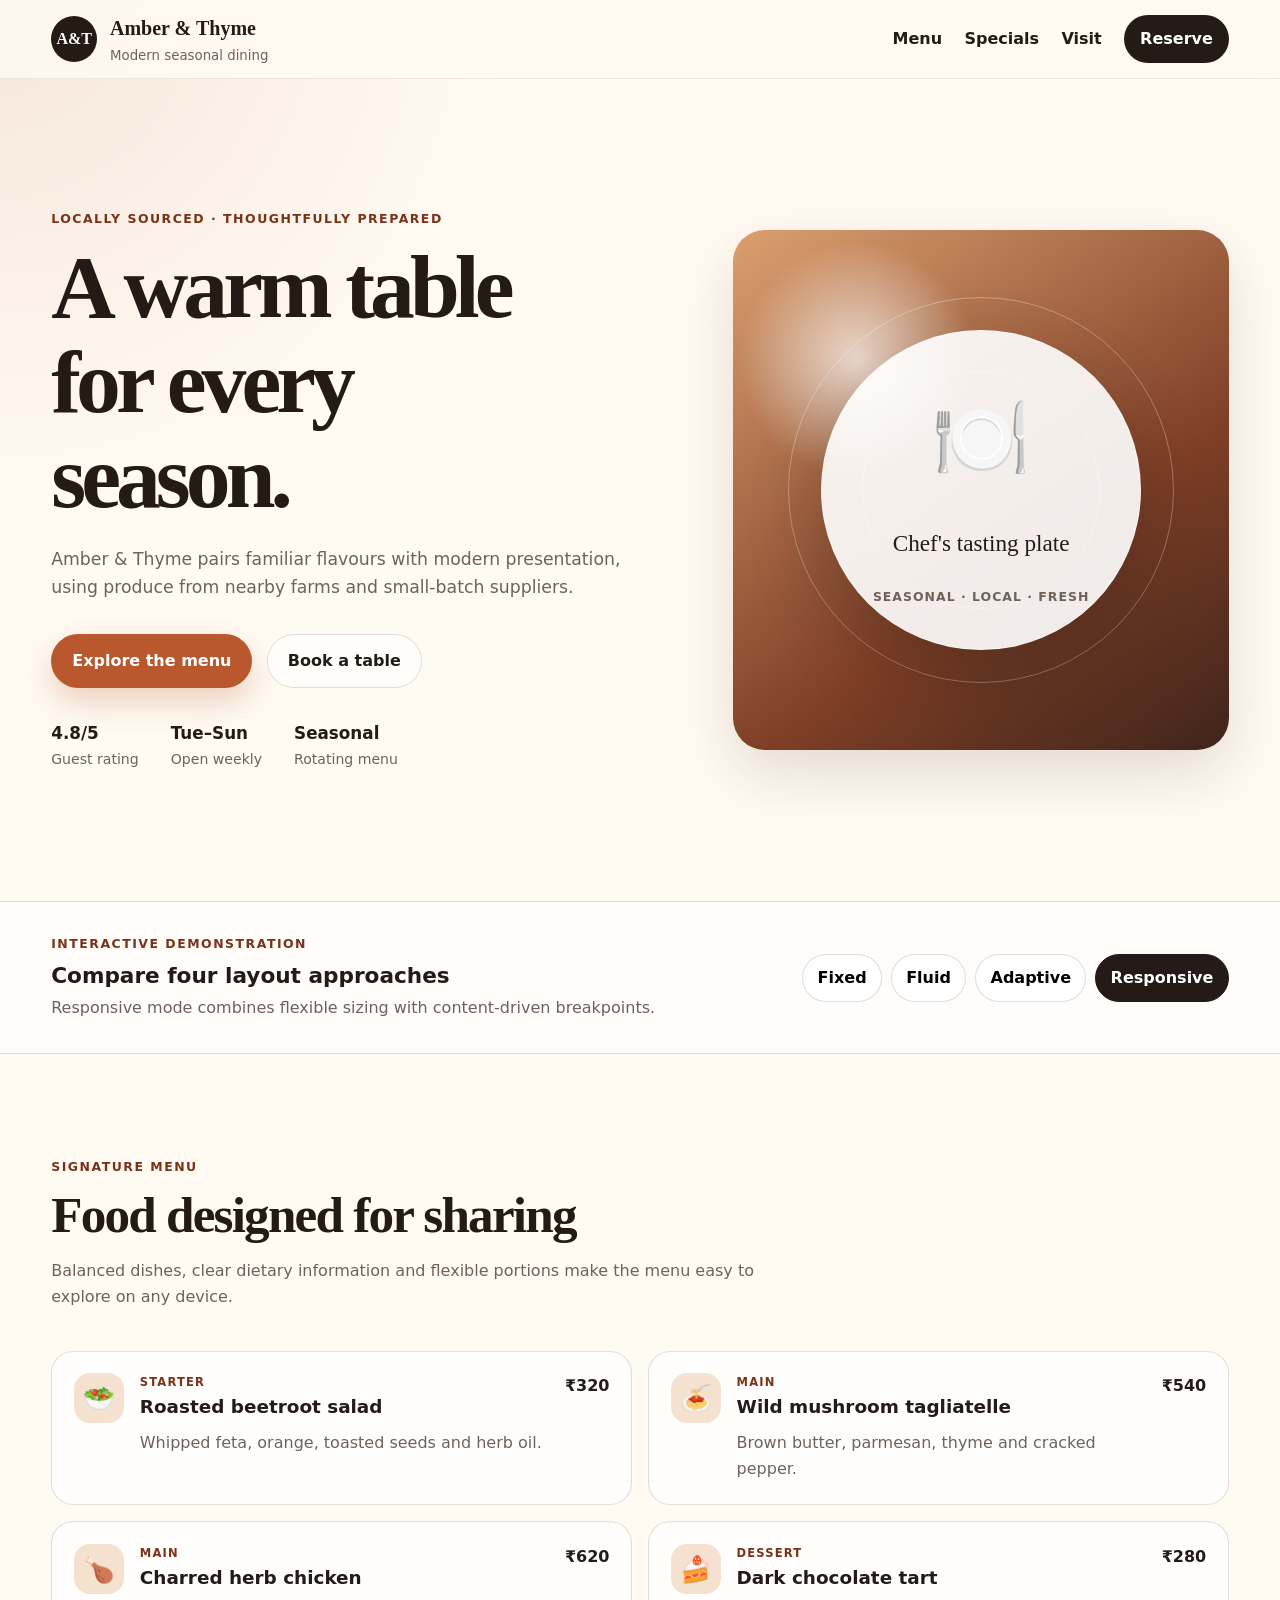
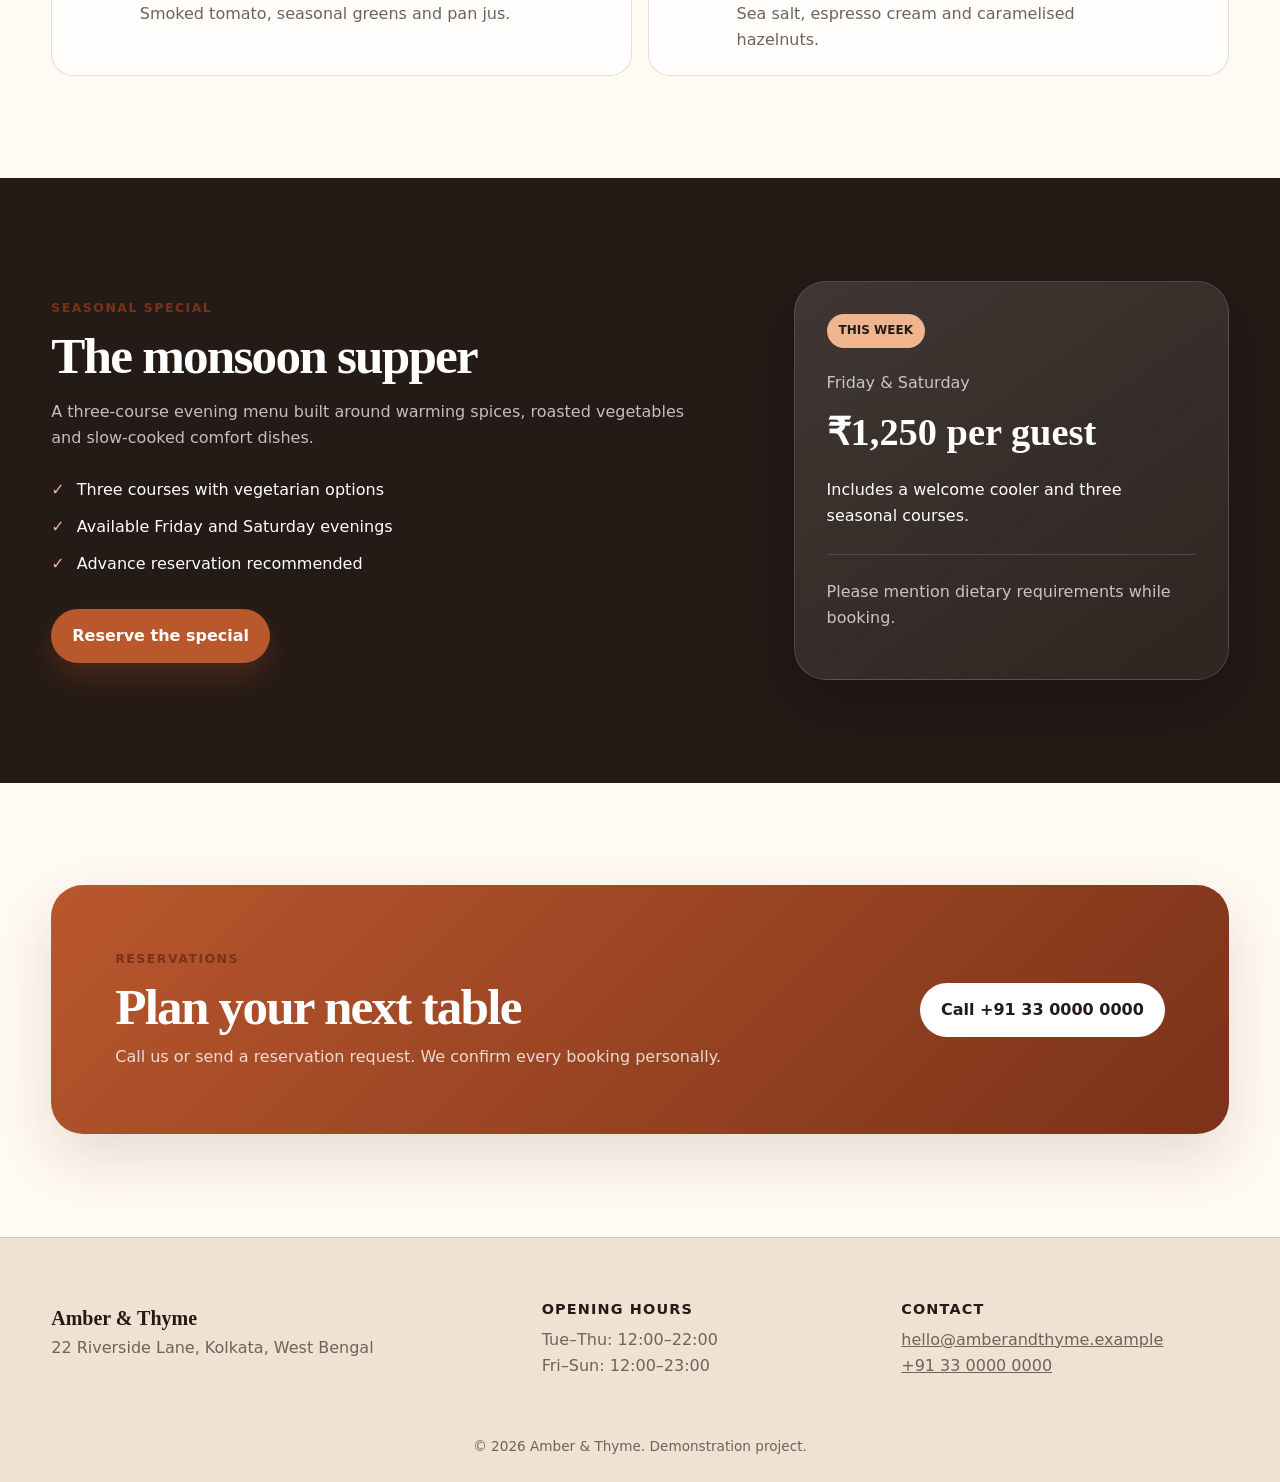
<file: index.html>
<!DOCTYPE html>
<html lang="en">
<head>
  <meta charset="UTF-8">
  <meta name="viewport" content="width=device-width, initial-scale=1.0">
  <meta name="description" content="Interactive demonstration of fixed, fluid, adaptive and responsive restaurant layouts.">
  <title>Amber & Thyme | Layout Demonstration</title>
  <link rel="stylesheet" href="styles.css">
</head>
<body data-layout="responsive">
  <a class="skip-link" href="#main-content">Skip to main content</a>

  <header class="site-header">
    <div class="header-inner">
      <a class="brand" href="#home" aria-label="Amber and Thyme home">
        <span class="brand-mark" aria-hidden="true">A&T</span>
        <span>
          <strong>Amber & Thyme</strong>
          <small>Modern seasonal dining</small>
        </span>
      </a>

      <button class="menu-toggle" type="button" aria-expanded="false" aria-controls="primary-navigation">
        <span class="sr-only">Toggle navigation</span>
        <span aria-hidden="true">☰</span>
      </button>

      <nav id="primary-navigation" class="primary-nav" aria-label="Primary navigation">
        <a href="#menu">Menu</a>
        <a href="#specials">Specials</a>
        <a href="#visit">Visit</a>
        <a class="nav-cta" href="#reserve">Reserve</a>
      </nav>
    </div>
  </header>

  <main id="main-content">
    <section id="home" class="hero section-shell" aria-labelledby="hero-title">
      <div class="hero-copy reveal">
        <p class="eyebrow">Locally sourced · Thoughtfully prepared</p>
        <h1 id="hero-title">A warm table for every season.</h1>
        <p>Amber & Thyme pairs familiar flavours with modern presentation, using produce from nearby farms and small-batch suppliers.</p>
        <div class="hero-actions">
          <a class="button button-primary" href="#menu">Explore the menu</a>
          <a class="button button-secondary" href="#reserve">Book a table</a>
        </div>
        <ul class="hero-facts" aria-label="Restaurant highlights">
          <li><strong>4.8/5</strong><span>Guest rating</span></li>
          <li><strong>Tue–Sun</strong><span>Open weekly</span></li>
          <li><strong>Seasonal</strong><span>Rotating menu</span></li>
        </ul>
      </div>

      <div class="hero-visual reveal" aria-label="Stylised seasonal dish presentation">
        <div class="dish-orbit dish-orbit-one" aria-hidden="true"></div>
        <div class="dish-orbit dish-orbit-two" aria-hidden="true"></div>
        <div class="dish-card">
          <span class="dish-emoji" aria-hidden="true">🍽️</span>
          <p>Chef's tasting plate</p>
          <strong>Seasonal · Local · Fresh</strong>
        </div>
      </div>
    </section>

    <section class="layout-lab" aria-labelledby="layout-lab-title">
      <div class="section-shell layout-lab-inner">
        <div>
          <p class="eyebrow">Interactive demonstration</p>
          <h2 id="layout-lab-title">Compare four layout approaches</h2>
          <p id="layout-description" class="layout-description">Responsive mode combines flexible sizing with content-driven breakpoints.</p>
        </div>
        <div class="layout-controls" role="group" aria-label="Choose layout approach">
          <button type="button" data-layout-choice="fixed">Fixed</button>
          <button type="button" data-layout-choice="fluid">Fluid</button>
          <button type="button" data-layout-choice="adaptive">Adaptive</button>
          <button type="button" data-layout-choice="responsive" class="is-active" aria-pressed="true">Responsive</button>
        </div>
      </div>
    </section>

    <section id="menu" class="content-section section-shell" aria-labelledby="menu-title">
      <div class="section-heading reveal">
        <p class="eyebrow">Signature menu</p>
        <h2 id="menu-title">Food designed for sharing</h2>
        <p>Balanced dishes, clear dietary information and flexible portions make the menu easy to explore on any device.</p>
      </div>

      <div class="menu-grid">
        <article class="menu-card reveal">
          <span class="menu-icon" aria-hidden="true">🥗</span>
          <div>
            <p class="menu-kicker">Starter</p>
            <h3>Roasted beetroot salad</h3>
            <p>Whipped feta, orange, toasted seeds and herb oil.</p>
          </div>
          <strong class="price">₹320</strong>
        </article>

        <article class="menu-card reveal">
          <span class="menu-icon" aria-hidden="true">🍝</span>
          <div>
            <p class="menu-kicker">Main</p>
            <h3>Wild mushroom tagliatelle</h3>
            <p>Brown butter, parmesan, thyme and cracked pepper.</p>
          </div>
          <strong class="price">₹540</strong>
        </article>

        <article class="menu-card reveal">
          <span class="menu-icon" aria-hidden="true">🍗</span>
          <div>
            <p class="menu-kicker">Main</p>
            <h3>Charred herb chicken</h3>
            <p>Smoked tomato, seasonal greens and pan jus.</p>
          </div>
          <strong class="price">₹620</strong>
        </article>

        <article class="menu-card reveal">
          <span class="menu-icon" aria-hidden="true">🍰</span>
          <div>
            <p class="menu-kicker">Dessert</p>
            <h3>Dark chocolate tart</h3>
            <p>Sea salt, espresso cream and caramelised hazelnuts.</p>
          </div>
          <strong class="price">₹280</strong>
        </article>
      </div>
    </section>

    <section id="specials" class="specials-section" aria-labelledby="specials-title">
      <div class="section-shell specials-grid">
        <div class="special-copy reveal">
          <p class="eyebrow">Seasonal special</p>
          <h2 id="specials-title">The monsoon supper</h2>
          <p>A three-course evening menu built around warming spices, roasted vegetables and slow-cooked comfort dishes.</p>
          <ul class="check-list">
            <li>Three courses with vegetarian options</li>
            <li>Available Friday and Saturday evenings</li>
            <li>Advance reservation recommended</li>
          </ul>
          <a class="button button-primary" href="#reserve">Reserve the special</a>
        </div>

        <aside class="special-card reveal" aria-label="Monsoon supper details">
          <span class="special-badge">This week</span>
          <p class="special-date">Friday & Saturday</p>
          <strong>₹1,250 per guest</strong>
          <p>Includes a welcome cooler and three seasonal courses.</p>
          <div class="special-divider"></div>
          <p class="small-copy">Please mention dietary requirements while booking.</p>
        </aside>
      </div>
    </section>

    <section id="reserve" class="reserve-section section-shell" aria-labelledby="reserve-title">
      <div class="reserve-panel reveal">
        <div>
          <p class="eyebrow">Reservations</p>
          <h2 id="reserve-title">Plan your next table</h2>
          <p>Call us or send a reservation request. We confirm every booking personally.</p>
        </div>
        <a class="button button-light" href="tel:+913300000000">Call +91 33 0000 0000</a>
      </div>
    </section>
  </main>

  <footer id="visit" class="site-footer">
    <div class="section-shell footer-grid">
      <div>
        <strong class="footer-brand">Amber & Thyme</strong>
        <p>22 Riverside Lane, Kolkata, West Bengal</p>
      </div>
      <div>
        <h2>Opening hours</h2>
        <p>Tue–Thu: 12:00–22:00<br>Fri–Sun: 12:00–23:00</p>
      </div>
      <div>
        <h2>Contact</h2>
        <p><a href="mailto:hello@amberandthyme.example">hello@amberandthyme.example</a><br><a href="tel:+913300000000">+91 33 0000 0000</a></p>
      </div>
    </div>
    <p class="copyright">© <span id="year"></span> Amber & Thyme. Demonstration project.</p>
  </footer>

  <script src="script.js"></script>
</body>
</html>
</file>
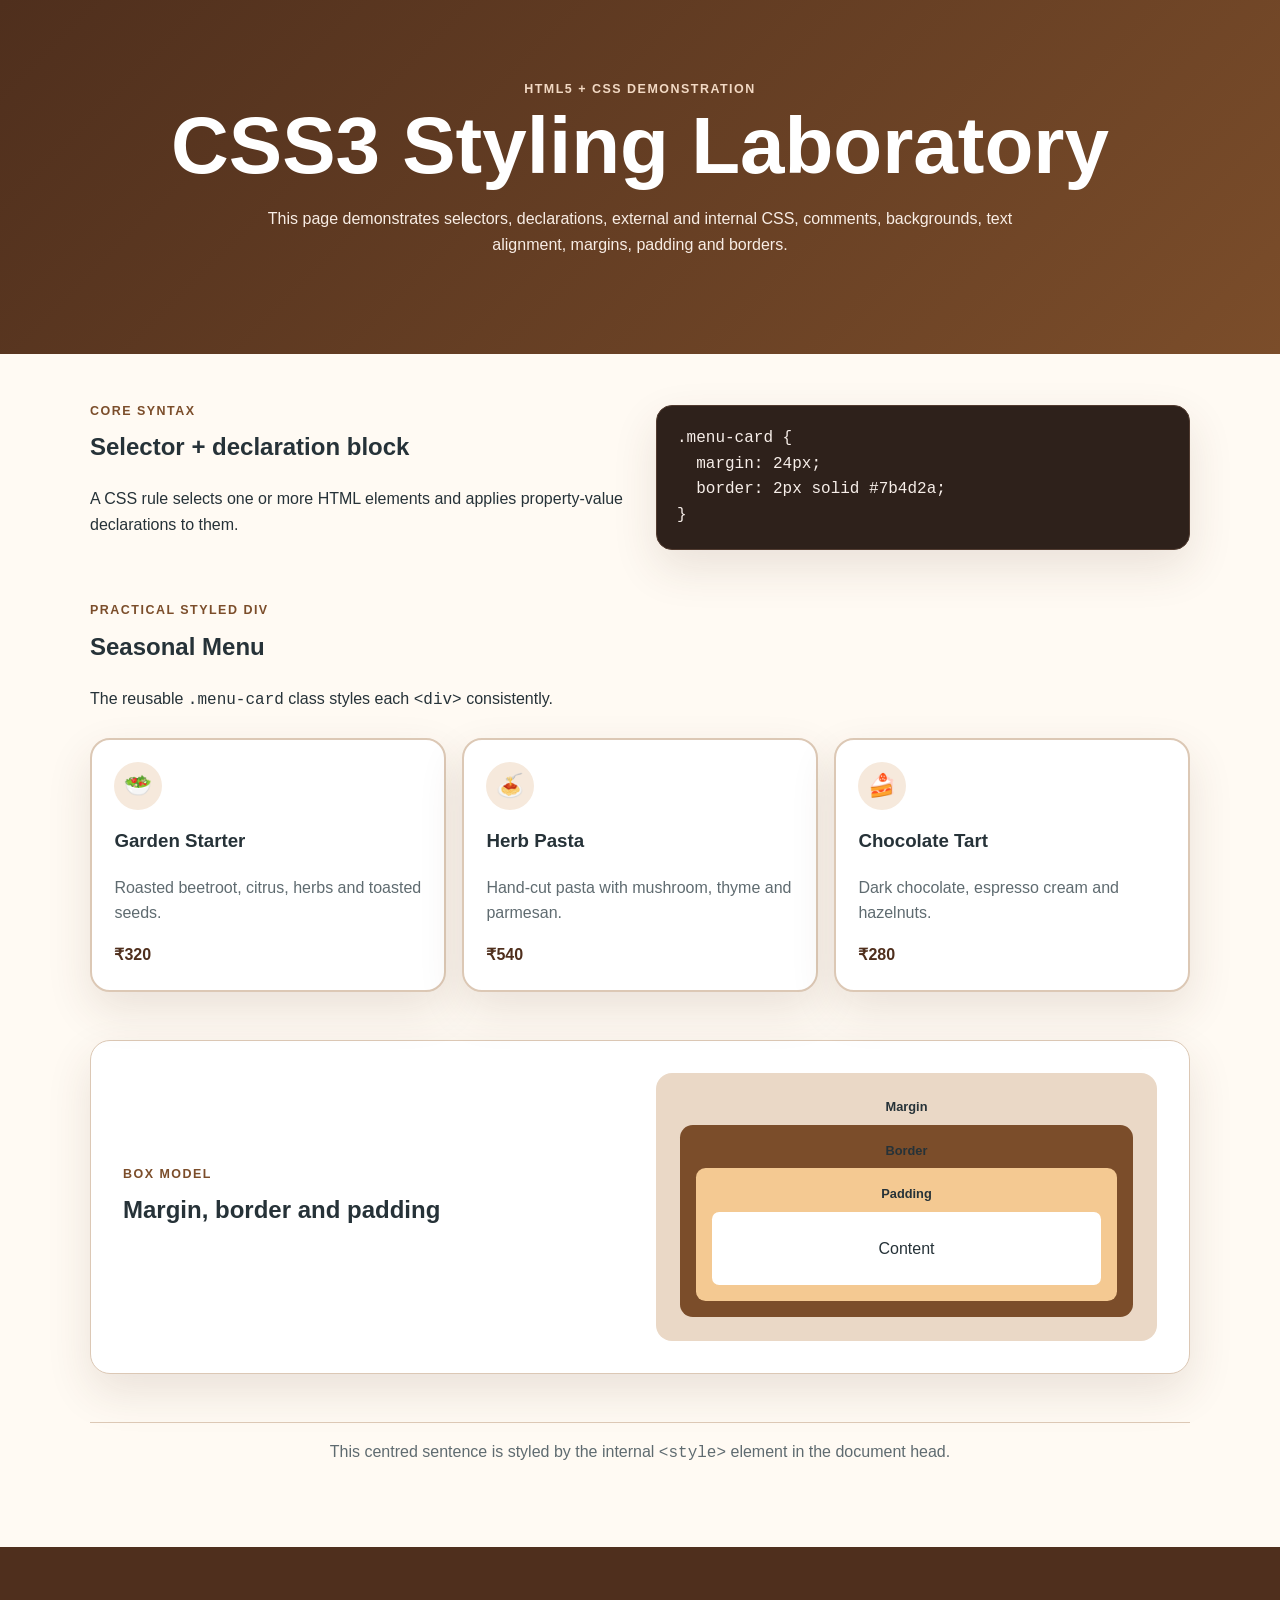
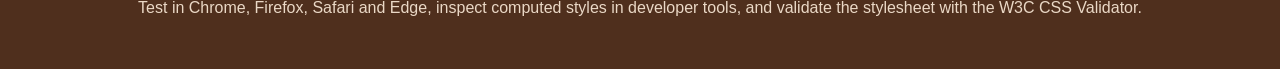
<file: task-3-css3-demo/index.html>
<!DOCTYPE html>
<html lang="en">
<head>
  <meta charset="UTF-8">
  <meta name="viewport" content="width=device-width, initial-scale=1.0">
  <meta name="description" content="CSS3 concepts demonstration covering selectors, declarations, comments, margins, borders and responsive testing.">
  <title>CSS3 Styling Demonstration</title>

  <!-- External CSS: the preferred approach for reusable website styling. -->
  <link rel="stylesheet" href="styles.css">

  <!-- Internal CSS: useful for a small, page-specific rule. -->
  <style>
    .internal-css-note { text-align: center; }
  </style>
</head>
<body>
  <a class="skip-link" href="#main-content">Skip to main content</a>

  <header class="site-header">
    <div class="content-shell">
      <p class="eyebrow">HTML5 + CSS demonstration</p>
      <h1>CSS3 Styling Laboratory</h1>
      <p class="intro">This page demonstrates selectors, declarations, external and internal CSS, comments, backgrounds, text alignment, margins, padding and borders.</p>
    </div>
  </header>

  <main id="main-content" class="content-shell">
    <section class="concept-grid" aria-labelledby="concepts-title">
      <div>
        <p class="section-label">Core syntax</p>
        <h2 id="concepts-title">Selector + declaration block</h2>
        <p>A CSS rule selects one or more HTML elements and applies property-value declarations to them.</p>
      </div>

      <pre class="code-example" aria-label="Example CSS rule"><code>.menu-card {
  margin: 24px;
  border: 2px solid #7b4d2a;
}</code></pre>
    </section>

    <section aria-labelledby="menu-title">
      <div class="section-heading">
        <p class="section-label">Practical styled div</p>
        <h2 id="menu-title">Seasonal Menu</h2>
        <p>The reusable <code>.menu-card</code> class styles each <code>&lt;div&gt;</code> consistently.</p>
      </div>

      <div class="menu-grid">
        <div class="menu-card">
          <span class="menu-card__icon" aria-hidden="true">🥗</span>
          <h3>Garden Starter</h3>
          <p>Roasted beetroot, citrus, herbs and toasted seeds.</p>
          <strong>₹320</strong>
        </div>

        <div class="menu-card">
          <span class="menu-card__icon" aria-hidden="true">🍝</span>
          <h3>Herb Pasta</h3>
          <p>Hand-cut pasta with mushroom, thyme and parmesan.</p>
          <strong>₹540</strong>
        </div>

        <div class="menu-card">
          <span class="menu-card__icon" aria-hidden="true">🍰</span>
          <h3>Chocolate Tart</h3>
          <p>Dark chocolate, espresso cream and hazelnuts.</p>
          <strong>₹280</strong>
        </div>
      </div>
    </section>

    <section class="box-model-panel" aria-labelledby="box-model-title">
      <div>
        <p class="section-label">Box model</p>
        <h2 id="box-model-title">Margin, border and padding</h2>
      </div>
      <div class="box-diagram" role="img" aria-label="Diagram showing margin around a border and padding inside the border">
        <span class="box-label box-label--margin">Margin</span>
        <div class="border-box">
          <span class="box-label">Border</span>
          <div class="padding-box">
            <span class="box-label">Padding</span>
            <div class="content-box">Content</div>
          </div>
        </div>
      </div>
    </section>

    <p class="internal-css-note">This centred sentence is styled by the internal <code>&lt;style&gt;</code> element in the document head.</p>
  </main>

  <footer class="site-footer">
    <div class="content-shell">
      <p>Test in Chrome, Firefox, Safari and Edge, inspect computed styles in developer tools, and validate the stylesheet with the W3C CSS Validator.</p>
    </div>
  </footer>
</body>
</html>
</file>
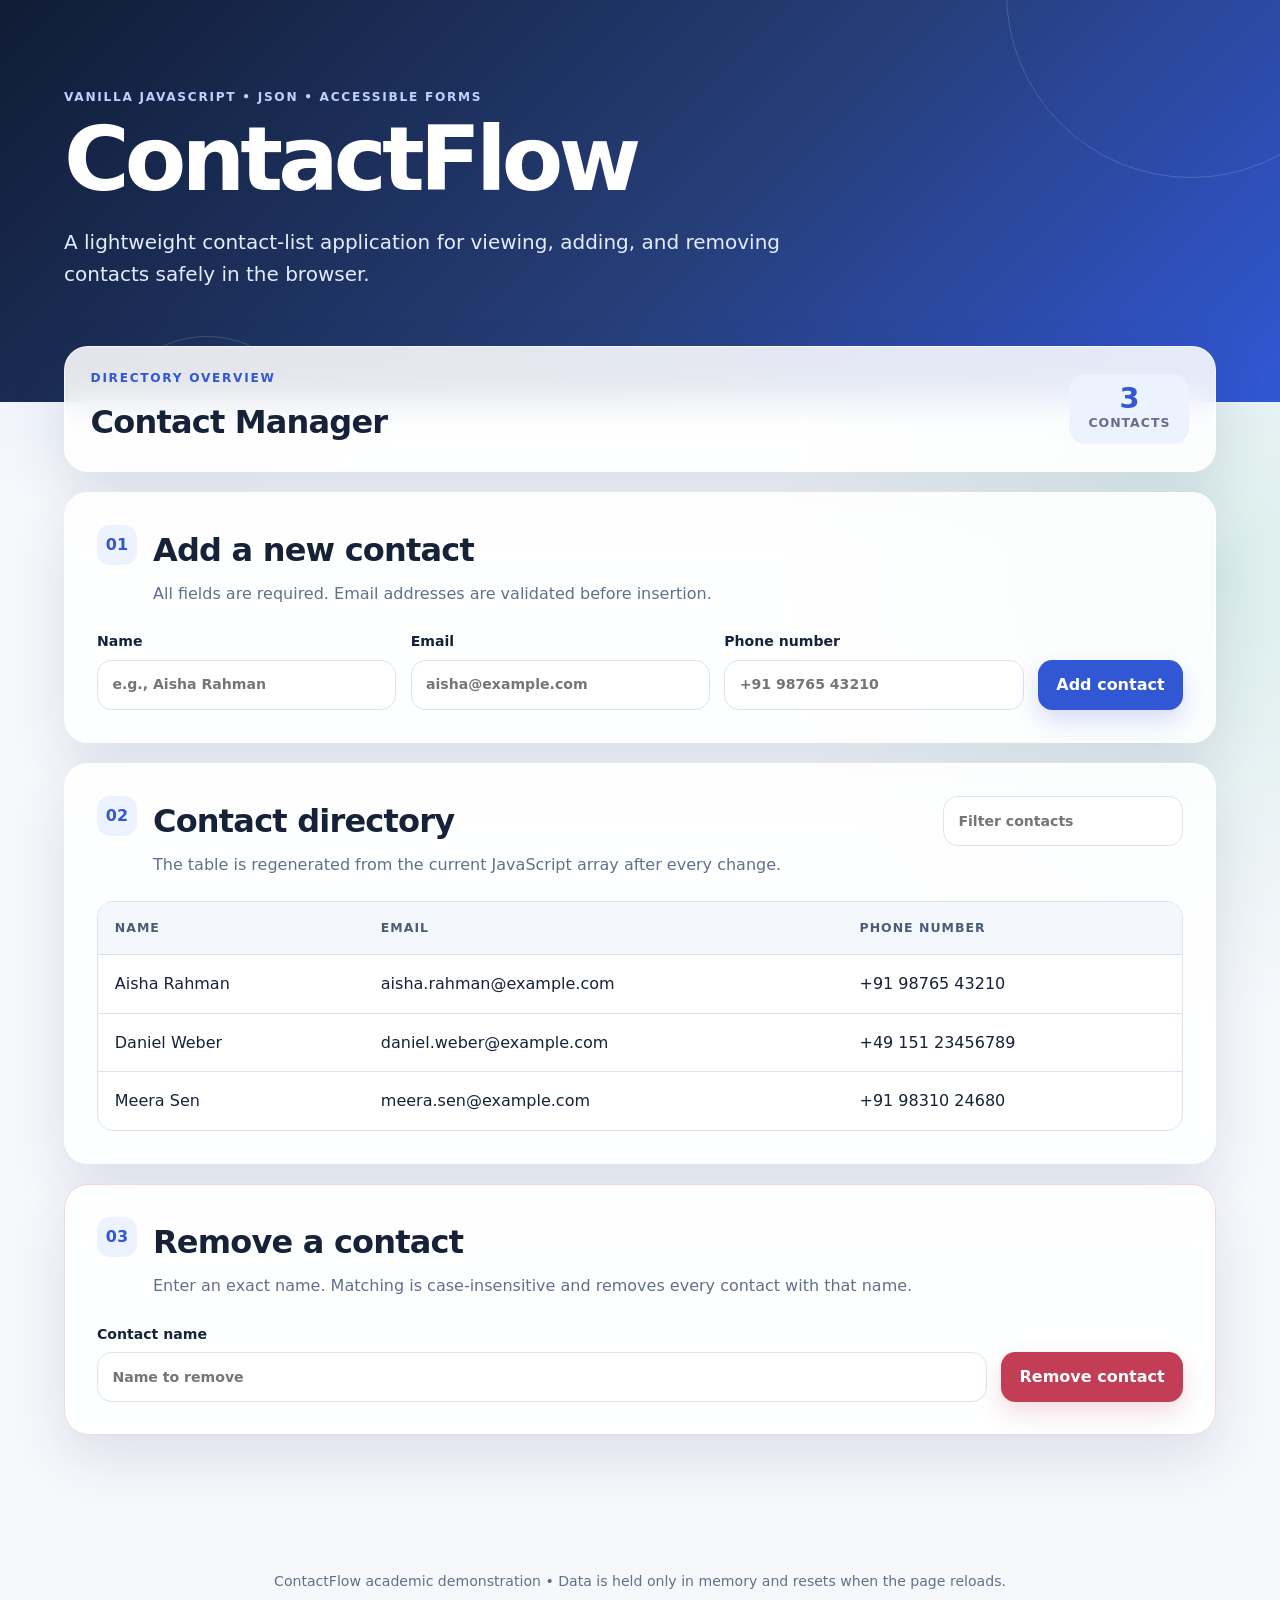
<file: task-5-json-contact-manager/index.html>
<!DOCTYPE html>
<html lang="en">
<head>
  <meta charset="UTF-8">
  <meta name="viewport" content="width=device-width, initial-scale=1.0">
  <meta name="description" content="A secure vanilla JavaScript contact-list demonstration using JSON data.">
  <title>ContactFlow | JSON Contact Manager</title>
  <link rel="stylesheet" href="styles.css">
</head>
<body>
  <a class="skip-link" href="#main-content">Skip to main content</a>

  <header class="hero">
    <div class="hero__content">
      <p class="eyebrow">Vanilla JavaScript • JSON • Accessible Forms</p>
      <h1>ContactFlow</h1>
      <p class="hero__subtitle">A lightweight contact-list application for viewing, adding, and removing contacts safely in the browser.</p>
    </div>
  </header>

  <main id="main-content" class="page-shell">
    <section class="dashboard" aria-labelledby="dashboard-title">
      <div>
        <p class="section-kicker">Directory overview</p>
        <h2 id="dashboard-title">Contact Manager</h2>
      </div>
      <div class="metric" aria-live="polite">
        <span id="contact-count" class="metric__value">0</span>
        <span class="metric__label">contacts</span>
      </div>
    </section>

    <section class="panel" aria-labelledby="add-title">
      <div class="panel__heading">
        <span class="panel__number" aria-hidden="true">01</span>
        <div>
          <h2 id="add-title">Add a new contact</h2>
          <p>All fields are required. Email addresses are validated before insertion.</p>
        </div>
      </div>

      <form id="add-contact-form" class="form-grid" novalidate>
        <label>
          <span>Name</span>
          <input id="name" name="name" type="text" autocomplete="name" maxlength="80" required placeholder="e.g., Aisha Rahman">
        </label>
        <label>
          <span>Email</span>
          <input id="email" name="email" type="email" autocomplete="email" maxlength="120" required placeholder="aisha@example.com">
        </label>
        <label>
          <span>Phone number</span>
          <input id="phoneNumber" name="phoneNumber" type="tel" autocomplete="tel" maxlength="25" required placeholder="+91 98765 43210">
        </label>
        <button class="button button--primary" type="submit">Add contact</button>
      </form>
    </section>

    <section class="panel" aria-labelledby="list-title">
      <div class="panel__heading panel__heading--spread">
        <div class="panel__heading-group">
          <span class="panel__number" aria-hidden="true">02</span>
          <div>
            <h2 id="list-title">Contact directory</h2>
            <p>The table is regenerated from the current JavaScript array after every change.</p>
          </div>
        </div>
        <label class="search-box">
          <span class="sr-only">Filter contacts</span>
          <input id="search" type="search" placeholder="Filter contacts" autocomplete="off">
        </label>
      </div>

      <div class="table-wrap">
        <table>
          <caption class="sr-only">Current contact list</caption>
          <thead>
            <tr>
              <th scope="col">Name</th>
              <th scope="col">Email</th>
              <th scope="col">Phone number</th>
            </tr>
          </thead>
          <tbody id="contact-table-body"></tbody>
        </table>
        <p id="empty-state" class="empty-state" hidden>No contacts match the current filter.</p>
      </div>
    </section>

    <section class="panel panel--danger" aria-labelledby="remove-title">
      <div class="panel__heading">
        <span class="panel__number" aria-hidden="true">03</span>
        <div>
          <h2 id="remove-title">Remove a contact</h2>
          <p>Enter an exact name. Matching is case-insensitive and removes every contact with that name.</p>
        </div>
      </div>

      <form id="remove-contact-form" class="remove-form" novalidate>
        <label>
          <span>Contact name</span>
          <input id="remove-name" name="removeName" type="text" maxlength="80" required placeholder="Name to remove">
        </label>
        <button class="button button--danger" type="submit">Remove contact</button>
      </form>
    </section>

    <div id="status-message" class="status" role="status" aria-live="polite"></div>
  </main>

  <footer>
    <p>ContactFlow academic demonstration • Data is held only in memory and resets when the page reloads.</p>
  </footer>

  <script src="app.js" defer></script>
</body>
</html>
</file>
<file: styles.css>
/*
  Amber & Thyme layout demonstration
  Four modes are controlled by body[data-layout]: fixed, fluid, adaptive, responsive.
*/

:root {
  --ink: #241a16;
  --muted: #6f625b;
  --paper: #fffaf2;
  --surface: #ffffff;
  --accent: #b9572d;
  --accent-dark: #7a3219;
  --sage: #536a54;
  --line: rgba(36, 26, 22, 0.14);
  --shadow: 0 24px 60px rgba(68, 40, 24, 0.14);
  --radius-lg: 32px;
  --radius-md: 22px;
  --radius-sm: 14px;
  --content-width: 1180px;
  --section-pad: clamp(4rem, 8vw, 7rem);
  --transition: 220ms ease;
}

* {
  box-sizing: border-box;
}

html {
  scroll-behavior: smooth;
}

body {
  margin: 0;
  color: var(--ink);
  background:
    radial-gradient(circle at top left, rgba(185, 87, 45, 0.12), transparent 32rem),
    var(--paper);
  font-family: Inter, ui-sans-serif, system-ui, -apple-system, BlinkMacSystemFont, "Segoe UI", sans-serif;
  line-height: 1.65;
}

body[data-layout="fixed"] {
  min-width: 1100px;
}

body[data-layout="fixed"] .section-shell,
body[data-layout="fixed"] .header-inner {
  width: 1100px;
  max-width: none;
}

body[data-layout="fluid"] .section-shell,
body[data-layout="fluid"] .header-inner {
  width: 90%;
  max-width: none;
}

body[data-layout="adaptive"] .section-shell,
body[data-layout="adaptive"] .header-inner {
  width: 360px;
  max-width: none;
}

body[data-layout="responsive"] .section-shell,
body[data-layout="responsive"] .header-inner {
  width: min(92%, var(--content-width));
}

img,
picture,
svg {
  max-width: 100%;
}

a {
  color: inherit;
}

button,
a {
  -webkit-tap-highlight-color: transparent;
}

button {
  font: inherit;
}

.skip-link {
  position: fixed;
  top: 0.75rem;
  left: 0.75rem;
  z-index: 1000;
  padding: 0.75rem 1rem;
  border-radius: 999px;
  background: var(--ink);
  color: white;
  transform: translateY(-160%);
  transition: transform var(--transition);
}

.skip-link:focus {
  transform: translateY(0);
}

.sr-only {
  position: absolute;
  width: 1px;
  height: 1px;
  padding: 0;
  margin: -1px;
  overflow: hidden;
  clip: rect(0, 0, 0, 0);
  white-space: nowrap;
  border: 0;
}

.section-shell,
.header-inner {
  margin-inline: auto;
}

.site-header {
  position: sticky;
  top: 0;
  z-index: 100;
  border-bottom: 1px solid rgba(36, 26, 22, 0.08);
  background: rgba(255, 250, 242, 0.86);
  backdrop-filter: blur(16px);
}

.header-inner {
  display: flex;
  min-height: 78px;
  align-items: center;
  justify-content: space-between;
  gap: 2rem;
}

.brand {
  display: inline-flex;
  align-items: center;
  gap: 0.8rem;
  text-decoration: none;
}

.brand-mark {
  display: grid;
  width: 46px;
  aspect-ratio: 1;
  place-items: center;
  border-radius: 50%;
  background: var(--ink);
  color: white;
  font-family: Georgia, serif;
  font-weight: 700;
}

.brand strong,
.footer-brand {
  display: block;
  font-family: Georgia, "Times New Roman", serif;
  font-size: 1.25rem;
}

.brand small {
  display: block;
  color: var(--muted);
}

.primary-nav {
  display: flex;
  align-items: center;
  gap: 1.4rem;
}

.primary-nav a {
  text-decoration: none;
  font-weight: 700;
}

.primary-nav a:not(.nav-cta) {
  position: relative;
}

.primary-nav a:not(.nav-cta)::after {
  content: "";
  position: absolute;
  inset: auto 0 -0.35rem;
  height: 2px;
  background: var(--accent);
  transform: scaleX(0);
  transform-origin: right;
  transition: transform var(--transition);
}

.primary-nav a:not(.nav-cta):hover::after,
.primary-nav a:not(.nav-cta):focus-visible::after {
  transform: scaleX(1);
  transform-origin: left;
}

.nav-cta {
  padding: 0.65rem 1rem;
  border-radius: 999px;
  background: var(--ink);
  color: white;
}

.menu-toggle {
  display: none;
  width: 44px;
  height: 44px;
  border: 1px solid var(--line);
  border-radius: 50%;
  background: white;
  cursor: pointer;
}

.hero {
  display: grid;
  grid-template-columns: minmax(0, 1.1fr) minmax(320px, 0.9fr);
  gap: clamp(2rem, 6vw, 6rem);
  align-items: center;
  min-height: calc(100vh - 78px);
  padding-block: var(--section-pad);
}

.eyebrow {
  margin: 0 0 0.65rem;
  color: var(--accent-dark);
  font-size: 0.78rem;
  font-weight: 800;
  letter-spacing: 0.12em;
  text-transform: uppercase;
}

h1,
h2,
h3,
p {
  margin-top: 0;
}

h1,
h2 {
  font-family: Georgia, "Times New Roman", serif;
  line-height: 1.06;
}

h1 {
  max-width: 12ch;
  margin-bottom: 1.25rem;
  font-size: clamp(3rem, 7vw, 6.8rem);
  letter-spacing: -0.055em;
}

h2 {
  margin-bottom: 1rem;
  font-size: clamp(2rem, 4vw, 3.9rem);
  letter-spacing: -0.035em;
}

h3 {
  margin-bottom: 0.45rem;
  font-size: 1.15rem;
}

.hero-copy > p:not(.eyebrow) {
  max-width: 58ch;
  color: var(--muted);
  font-size: 1.08rem;
}

.hero-actions {
  display: flex;
  flex-wrap: wrap;
  gap: 0.9rem;
  margin: 2rem 0;
}

.button {
  display: inline-flex;
  min-height: 48px;
  align-items: center;
  justify-content: center;
  padding: 0.8rem 1.25rem;
  border: 1px solid transparent;
  border-radius: 999px;
  text-decoration: none;
  font-weight: 800;
  transition: transform var(--transition), box-shadow var(--transition), background var(--transition);
}

.button:hover,
.button:focus-visible {
  transform: translateY(-3px);
}

.button-primary {
  background: var(--accent);
  color: white;
  box-shadow: 0 14px 30px rgba(185, 87, 45, 0.25);
}

.button-primary:hover,
.button-primary:focus-visible {
  background: var(--accent-dark);
}

.button-secondary {
  border-color: var(--line);
  background: rgba(255, 255, 255, 0.7);
}

.button-light {
  background: white;
  color: var(--ink);
}

.hero-facts {
  display: flex;
  flex-wrap: wrap;
  gap: 1.2rem 2rem;
  padding: 0;
  margin: 0;
  list-style: none;
}

.hero-facts li {
  display: grid;
}

.hero-facts strong {
  font-size: 1.05rem;
}

.hero-facts span {
  color: var(--muted);
  font-size: 0.88rem;
}

.hero-visual {
  position: relative;
  display: grid;
  min-height: 520px;
  place-items: center;
  overflow: hidden;
  border-radius: var(--radius-lg);
  background:
    radial-gradient(circle at 25% 25%, rgba(255, 255, 255, 0.72), transparent 22%),
    linear-gradient(145deg, #db9f6f, #7f3f26 62%, #3f241b);
  box-shadow: var(--shadow);
}

.dish-card {
  position: relative;
  z-index: 2;
  display: grid;
  width: min(72%, 320px);
  aspect-ratio: 1;
  place-items: center;
  padding: 2rem;
  border: 1px solid rgba(255, 255, 255, 0.5);
  border-radius: 50%;
  background: rgba(255, 255, 255, 0.9);
  box-shadow: 0 30px 70px rgba(36, 26, 22, 0.28);
  text-align: center;
  animation: float 5s ease-in-out infinite;
}

.dish-card p {
  margin-bottom: 0.35rem;
  font-family: Georgia, serif;
  font-size: 1.45rem;
}

.dish-card strong {
  color: var(--muted);
  font-size: 0.78rem;
  letter-spacing: 0.08em;
  text-transform: uppercase;
}

.dish-emoji {
  display: block;
  font-size: 5rem;
}

.dish-orbit {
  position: absolute;
  border: 1px solid rgba(255, 255, 255, 0.3);
  border-radius: 50%;
}

.dish-orbit-one {
  width: 78%;
  aspect-ratio: 1;
  animation: spin 18s linear infinite;
}

.dish-orbit-two {
  width: 48%;
  aspect-ratio: 1;
  animation: spin 12s linear infinite reverse;
}

.layout-lab {
  border-block: 1px solid var(--line);
  background: rgba(255, 255, 255, 0.55);
}

.layout-lab-inner {
  display: flex;
  align-items: center;
  justify-content: space-between;
  gap: 2rem;
  padding-block: 2rem;
}

.layout-lab h2 {
  margin-bottom: 0.45rem;
  font-family: inherit;
  font-size: 1.35rem;
  letter-spacing: 0;
}

.layout-description {
  margin-bottom: 0;
  color: var(--muted);
}

.layout-controls {
  display: flex;
  flex-wrap: wrap;
  gap: 0.55rem;
}

.layout-controls button {
  padding: 0.6rem 0.9rem;
  border: 1px solid var(--line);
  border-radius: 999px;
  background: white;
  cursor: pointer;
  font-weight: 750;
  transition: background var(--transition), color var(--transition), transform var(--transition);
}

.layout-controls button:hover,
.layout-controls button:focus-visible {
  transform: translateY(-2px);
}

.layout-controls button.is-active {
  border-color: var(--ink);
  background: var(--ink);
  color: white;
}

.content-section {
  padding-block: var(--section-pad);
}

.section-heading {
  max-width: 720px;
  margin-bottom: 2.5rem;
}

.section-heading > p:last-child {
  color: var(--muted);
}

.menu-grid {
  display: grid;
  grid-template-columns: repeat(2, minmax(0, 1fr));
  gap: 1rem;
}

.menu-card {
  display: grid;
  grid-template-columns: auto 1fr auto;
  gap: 1rem;
  align-items: start;
  padding: 1.35rem;
  border: 1px solid var(--line);
  border-radius: var(--radius-md);
  background: rgba(255, 255, 255, 0.78);
  transition: transform var(--transition), box-shadow var(--transition), border-color var(--transition);
}

.menu-card:hover {
  transform: translateY(-5px);
  border-color: rgba(185, 87, 45, 0.35);
  box-shadow: 0 18px 42px rgba(68, 40, 24, 0.1);
}

.menu-card p {
  margin-bottom: 0;
  color: var(--muted);
}

.menu-kicker {
  color: var(--accent-dark) !important;
  font-size: 0.72rem;
  font-weight: 800;
  letter-spacing: 0.1em;
  text-transform: uppercase;
}

.menu-icon {
  display: grid;
  width: 50px;
  aspect-ratio: 1;
  place-items: center;
  border-radius: 16px;
  background: #f4e1cf;
  font-size: 1.6rem;
}

.price {
  white-space: nowrap;
}

.specials-section {
  padding-block: var(--section-pad);
  background: var(--ink);
  color: white;
}

.specials-grid {
  display: grid;
  grid-template-columns: minmax(0, 1.2fr) minmax(280px, 0.8fr);
  gap: clamp(2rem, 7vw, 7rem);
  align-items: center;
}

.special-copy > p:not(.eyebrow),
.small-copy {
  color: rgba(255, 255, 255, 0.72);
}

.check-list {
  padding: 0;
  margin: 1.6rem 0 2rem;
  list-style: none;
}

.check-list li {
  position: relative;
  padding-left: 1.6rem;
  margin-bottom: 0.65rem;
}

.check-list li::before {
  content: "✓";
  position: absolute;
  left: 0;
  color: #f0b58f;
}

.special-card {
  padding: 2rem;
  border: 1px solid rgba(255, 255, 255, 0.14);
  border-radius: var(--radius-lg);
  background: linear-gradient(145deg, rgba(255, 255, 255, 0.13), rgba(255, 255, 255, 0.05));
  box-shadow: 0 24px 60px rgba(0, 0, 0, 0.22);
}

.special-card > strong {
  display: block;
  margin-bottom: 0.8rem;
  font-family: Georgia, serif;
  font-size: 2.4rem;
}

.special-badge {
  display: inline-flex;
  padding: 0.45rem 0.75rem;
  border-radius: 999px;
  background: #f0b58f;
  color: var(--ink);
  font-size: 0.75rem;
  font-weight: 800;
  text-transform: uppercase;
}

.special-date {
  margin: 1.4rem 0 0.25rem;
  color: rgba(255, 255, 255, 0.72);
}

.special-divider {
  height: 1px;
  margin: 1.5rem 0;
  background: rgba(255, 255, 255, 0.14);
}

.reserve-section {
  padding-block: var(--section-pad);
}

.reserve-panel {
  display: flex;
  align-items: center;
  justify-content: space-between;
  gap: 2rem;
  padding: clamp(2rem, 5vw, 4rem);
  border-radius: var(--radius-lg);
  background: linear-gradient(135deg, var(--accent), var(--accent-dark));
  color: white;
  box-shadow: var(--shadow);
}

.reserve-panel h2 {
  margin-bottom: 0.6rem;
}

.reserve-panel p:last-child {
  margin-bottom: 0;
  color: rgba(255, 255, 255, 0.8);
}

.site-footer {
  padding: 4rem 0 1.5rem;
  border-top: 1px solid var(--line);
  background: #efe2d3;
}

.footer-grid {
  display: grid;
  grid-template-columns: 1.4fr 1fr 1fr;
  gap: 2rem;
}

.footer-grid h2 {
  margin-bottom: 0.6rem;
  font-family: inherit;
  font-size: 0.9rem;
  letter-spacing: 0.08em;
  text-transform: uppercase;
}

.footer-grid p {
  color: var(--muted);
}

.copyright {
  width: min(92%, var(--content-width));
  margin: 2.5rem auto 0;
  color: var(--muted);
  font-size: 0.85rem;
  text-align: center;
}

.reveal {
  opacity: 0;
  transform: translateY(22px);
  transition: opacity 700ms ease, transform 700ms ease;
}

.reveal.is-visible {
  opacity: 1;
  transform: translateY(0);
}

/* Adaptive mode: three predefined fixed widths. */
@media (min-width: 700px) {
  body[data-layout="adaptive"] .section-shell,
  body[data-layout="adaptive"] .header-inner {
    width: 680px;
  }
}

@media (min-width: 1050px) {
  body[data-layout="adaptive"] .section-shell,
  body[data-layout="adaptive"] .header-inner {
    width: 1000px;
  }
}

/* Responsive mode: changes occur when the content needs more room. */
@media (max-width: 860px) {
  body[data-layout="responsive"] .hero,
  body[data-layout="responsive"] .specials-grid {
    grid-template-columns: 1fr;
  }

  body[data-layout="responsive"] .hero {
    min-height: auto;
  }

  body[data-layout="responsive"] .hero-visual {
    min-height: 400px;
  }

  body[data-layout="responsive"] .menu-grid {
    grid-template-columns: 1fr;
  }

  body[data-layout="responsive"] .layout-lab-inner,
  body[data-layout="responsive"] .reserve-panel {
    align-items: flex-start;
    flex-direction: column;
  }

  body[data-layout="responsive"] .footer-grid {
    grid-template-columns: 1fr 1fr;
  }
}

@media (max-width: 680px) {
  body[data-layout="responsive"] .menu-toggle {
    display: grid;
    place-items: center;
  }

  body[data-layout="responsive"] .primary-nav {
    position: absolute;
    inset: calc(100% + 0.4rem) 4% auto;
    display: none;
    align-items: stretch;
    padding: 1rem;
    border: 1px solid var(--line);
    border-radius: var(--radius-md);
    background: white;
    box-shadow: var(--shadow);
    flex-direction: column;
  }

  body[data-layout="responsive"] .primary-nav.is-open {
    display: flex;
    animation: menuDrop 180ms ease-out;
  }

  body[data-layout="responsive"] .nav-cta {
    text-align: center;
  }

  body[data-layout="responsive"] h1 {
    font-size: clamp(2.7rem, 15vw, 4.4rem);
  }

  body[data-layout="responsive"] .hero-facts,
  body[data-layout="responsive"] .hero-actions {
    display: grid;
    grid-template-columns: 1fr;
  }

  body[data-layout="responsive"] .hero-actions .button {
    width: 100%;
  }

  body[data-layout="responsive"] .hero-visual {
    min-height: 330px;
  }

  body[data-layout="responsive"] .menu-card {
    grid-template-columns: auto 1fr;
  }

  body[data-layout="responsive"] .price {
    grid-column: 2;
  }

  body[data-layout="responsive"] .footer-grid {
    grid-template-columns: 1fr;
  }
}

/* Non-responsive modes retain intentionally constrained behaviour for comparison. */
body:not([data-layout="responsive"]) .menu-toggle {
  display: none;
}

body:not([data-layout="responsive"]) .primary-nav {
  display: flex;
}

@keyframes float {
  0%, 100% { transform: translateY(0) rotate(-1deg); }
  50% { transform: translateY(-14px) rotate(1deg); }
}

@keyframes spin {
  to { transform: rotate(360deg); }
}

@keyframes menuDrop {
  from { opacity: 0; transform: translateY(-8px); }
  to { opacity: 1; transform: translateY(0); }
}

@media (prefers-reduced-motion: reduce) {
  *,
  *::before,
  *::after {
    scroll-behavior: auto !important;
    animation-duration: 0.01ms !important;
    animation-iteration-count: 1 !important;
    transition-duration: 0.01ms !important;
  }

  .reveal {
    opacity: 1;
    transform: none;
  }
}
</file>
<file: task-3-css3-demo/styles.css>
:root {
  --ink: #263238;
  --muted: #5f6b70;
  --paper: #fffaf3;
  --surface: #ffffff;
  --accent: #7b4d2a;
  --accent-dark: #4f2f1d;
  --line: #dcc8b5;
  --shadow: 0 18px 45px rgba(79, 47, 29, 0.12);
  --radius: 20px;
}

/* Universal selector: makes width calculations predictable. */
* { box-sizing: border-box; }

html { scroll-behavior: smooth; }

body {
  margin: 0;
  color: var(--ink);
  background-color: var(--paper); /* Page background colour */
  font-family: Arial, Helvetica, sans-serif;
  line-height: 1.6;
}

code { font-family: "Courier New", monospace; }

.skip-link {
  position: fixed;
  top: 1rem;
  left: 1rem;
  z-index: 10;
  padding: 0.65rem 1rem;
  color: white;
  background: var(--accent-dark);
  border-radius: 0.6rem;
  transform: translateY(-180%);
}

.skip-link:focus { transform: translateY(0); }

.content-shell {
  width: min(92%, 1100px);
  margin-inline: auto;
}

.site-header {
  padding: 5rem 0 6rem;
  text-align: center; /* Text-alignment rule */
  color: white;
  background: linear-gradient(135deg, var(--accent-dark), var(--accent));
}

.eyebrow,
.section-label {
  margin: 0 0 0.4rem;
  text-transform: uppercase;
  letter-spacing: 0.12em;
  font-size: 0.78rem;
  font-weight: 700;
}

.eyebrow { color: #f2d9c4; }
.section-label { color: var(--accent); }

h1 {
  margin: 0;
  font-size: clamp(2.4rem, 7vw, 5rem);
  line-height: 1;
}

.intro {
  max-width: 760px;
  margin: 1.25rem auto 0;
  color: #f8ede5;
}

main {
  padding: 3rem 0 4rem;
}

.concept-grid,
.box-model-panel {
  display: grid;
  grid-template-columns: 1fr 1fr;
  gap: 2rem;
  align-items: center;
  margin-bottom: 3rem;
}

h2, h3 { margin-top: 0; }

.code-example {
  margin: 0;
  padding: 1.25rem;
  overflow-x: auto;
  color: #f7eee9;
  background: #2e211b;
  border: 1px solid #513b30;
  border-radius: 1rem;
  box-shadow: var(--shadow);
}

.section-heading {
  max-width: 680px;
  margin-bottom: 1.5rem;
}

.menu-grid {
  display: grid;
  grid-template-columns: repeat(3, minmax(0, 1fr));
  gap: 1rem;
}

/* Reusable class selector for each styled div element. */
.menu-card {
  margin: 0;                    /* Space outside the border */
  padding: 1.4rem;              /* Space between content and border */
  border: 2px solid var(--line);/* Visible boundary of the box */
  background-color: var(--surface);
  border-radius: var(--radius);
  box-shadow: var(--shadow);
  transition: transform 180ms ease, border-color 180ms ease;
}

.menu-card:hover {
  transform: translateY(-4px);
  border-color: var(--accent);
}

.menu-card__icon {
  display: inline-grid;
  width: 3rem;
  height: 3rem;
  place-items: center;
  margin-bottom: 1rem;
  background: #f6e9dc;
  border-radius: 50%;
  font-size: 1.4rem;
}

.menu-card p { color: var(--muted); }
.menu-card strong { color: var(--accent-dark); }

.box-model-panel {
  margin-top: 3rem;
  padding: 2rem;
  background: var(--surface);
  border: 1px solid var(--line);
  border-radius: var(--radius);
  box-shadow: var(--shadow);
}

.box-diagram {
  padding: 1.5rem;
  text-align: center;
  background: #ead8c6;
  border-radius: 1rem;
}

.box-label { display: block; margin-bottom: 0.45rem; font-size: 0.8rem; font-weight: 700; }
.border-box { padding: 1rem; background: var(--accent); border-radius: 0.8rem; }
.padding-box { padding: 1rem; background: #f4c992; border-radius: 0.6rem; }
.content-box { padding: 1.5rem; background: white; border-radius: 0.45rem; }

.internal-css-note {
  margin: 3rem 0 0;
  padding: 1rem;
  color: var(--muted);
  border-top: 1px solid var(--line);
}

.site-footer {
  padding: 2rem 0;
  text-align: center;
  color: #ead8c6;
  background: var(--accent-dark);
}

@media (max-width: 760px) {
  .concept-grid,
  .box-model-panel,
  .menu-grid { grid-template-columns: 1fr; }
}

@media (prefers-reduced-motion: reduce) {
  *, *::before, *::after {
    scroll-behavior: auto !important;
    transition-duration: 0.01ms !important;
  }
}
</file>
<file: task-5-json-contact-manager/styles.css>
:root {
  --ink: #152238;
  --muted: #61708a;
  --paper: #f6f8fc;
  --surface: rgba(255, 255, 255, 0.88);
  --line: #dce3ef;
  --primary: #3157d5;
  --primary-dark: #2444ae;
  --accent: #18a47a;
  --danger: #c43d56;
  --danger-dark: #9d2940;
  --shadow: 0 22px 55px rgba(33, 50, 89, 0.12);
  --radius: 24px;
}

* { box-sizing: border-box; }
html { scroll-behavior: smooth; }
body {
  margin: 0;
  min-height: 100vh;
  color: var(--ink);
  background:
    radial-gradient(circle at 10% 0%, rgba(49, 87, 213, 0.15), transparent 32rem),
    radial-gradient(circle at 95% 35%, rgba(24, 164, 122, 0.12), transparent 28rem),
    var(--paper);
  font-family: Inter, ui-sans-serif, system-ui, -apple-system, BlinkMacSystemFont, "Segoe UI", sans-serif;
  line-height: 1.6;
}

button, input { font: inherit; }
.skip-link {
  position: fixed;
  top: 1rem;
  left: 1rem;
  z-index: 20;
  padding: .65rem 1rem;
  color: white;
  background: var(--ink);
  border-radius: .7rem;
  transform: translateY(-180%);
}
.skip-link:focus { transform: translateY(0); }

.hero {
  position: relative;
  overflow: hidden;
  padding: 5.5rem 1.25rem 7rem;
  color: white;
  background: linear-gradient(135deg, #101c35, #263e78 55%, #3157d5);
}
.hero::before,
.hero::after {
  content: "";
  position: absolute;
  border: 1px solid rgba(255, 255, 255, .16);
  border-radius: 50%;
  animation: float 9s ease-in-out infinite;
}
.hero::before { width: 23rem; height: 23rem; right: -6rem; top: -12rem; }
.hero::after { width: 13rem; height: 13rem; left: 8%; bottom: -9rem; animation-delay: -3s; }
.hero__content { position: relative; max-width: 72rem; margin: auto; }
.eyebrow, .section-kicker {
  margin: 0 0 .55rem;
  text-transform: uppercase;
  letter-spacing: .14em;
  font-size: .76rem;
  font-weight: 800;
}
.eyebrow { color: #bdd0ff; }
h1 { margin: 0; font-size: clamp(2.7rem, 8vw, 5.6rem); line-height: .98; letter-spacing: -.055em; }
.hero__subtitle { max-width: 48rem; margin: 1.35rem 0 0; color: #e5ecff; font-size: clamp(1rem, 2vw, 1.25rem); }

.page-shell { width: min(92%, 72rem); margin: -3.5rem auto 4rem; position: relative; }
.dashboard,
.panel {
  backdrop-filter: blur(16px);
  background: var(--surface);
  border: 1px solid rgba(255, 255, 255, .75);
  box-shadow: var(--shadow);
}
.dashboard {
  display: flex;
  align-items: center;
  justify-content: space-between;
  gap: 2rem;
  padding: 1.4rem 1.6rem;
  border-radius: var(--radius);
  animation: rise .65s ease both;
}
.section-kicker { color: var(--primary); }
h2 { margin: 0; font-size: clamp(1.35rem, 3vw, 2rem); letter-spacing: -.025em; }
.metric { display: grid; min-width: 7.5rem; padding: .65rem 1rem; text-align: center; border-radius: 1rem; background: #edf2ff; }
.metric__value { color: var(--primary); font-size: 1.8rem; font-weight: 900; line-height: 1; }
.metric__label { color: var(--muted); font-size: .78rem; font-weight: 700; text-transform: uppercase; letter-spacing: .08em; }

.panel {
  margin-top: 1.25rem;
  padding: clamp(1.25rem, 3vw, 2rem);
  border-radius: var(--radius);
  animation: rise .65s ease both;
}
.panel:nth-of-type(2) { animation-delay: .08s; }
.panel:nth-of-type(3) { animation-delay: .16s; }
.panel:nth-of-type(4) { animation-delay: .24s; }
.panel--danger { border-color: rgba(196, 61, 86, .2); }
.panel__heading,
.panel__heading-group { display: flex; align-items: flex-start; gap: 1rem; }
.panel__heading--spread { justify-content: space-between; gap: 1.5rem; }
.panel__heading p { margin: .3rem 0 0; color: var(--muted); }
.panel__number {
  display: grid;
  flex: 0 0 2.5rem;
  width: 2.5rem;
  height: 2.5rem;
  place-items: center;
  color: var(--primary);
  background: #edf2ff;
  border-radius: .8rem;
  font-weight: 900;
}

.form-grid { display: grid; grid-template-columns: repeat(3, minmax(0, 1fr)) auto; align-items: end; gap: .9rem; margin-top: 1.5rem; }
.remove-form { display: grid; grid-template-columns: minmax(0, 1fr) auto; align-items: end; gap: .9rem; margin-top: 1.5rem; }
label { display: grid; gap: .42rem; color: var(--ink); font-size: .88rem; font-weight: 750; }
input {
  width: 100%;
  min-height: 3.1rem;
  padding: .8rem .9rem;
  color: var(--ink);
  background: white;
  border: 1px solid var(--line);
  border-radius: .9rem;
  outline: none;
  transition: border-color .2s ease, box-shadow .2s ease, transform .2s ease;
}
input:focus { border-color: var(--primary); box-shadow: 0 0 0 .25rem rgba(49, 87, 213, .13); transform: translateY(-1px); }
input[aria-invalid="true"] { border-color: var(--danger); box-shadow: 0 0 0 .25rem rgba(196, 61, 86, .10); }
.search-box { min-width: min(100%, 15rem); }

.button {
  min-height: 3.1rem;
  padding: .75rem 1.15rem;
  color: white;
  border: 0;
  border-radius: .9rem;
  font-weight: 850;
  cursor: pointer;
  box-shadow: 0 .65rem 1.5rem rgba(49, 87, 213, .2);
  transition: transform .2s ease, box-shadow .2s ease, background .2s ease;
}
.button:hover { transform: translateY(-2px); box-shadow: 0 .85rem 1.7rem rgba(49, 87, 213, .25); }
.button:active { transform: translateY(0); }
.button:focus-visible { outline: .2rem solid #fff; outline-offset: .18rem; box-shadow: 0 0 0 .34rem var(--ink); }
.button--primary { background: var(--primary); }
.button--primary:hover { background: var(--primary-dark); }
.button--danger { background: var(--danger); box-shadow: 0 .65rem 1.5rem rgba(196, 61, 86, .18); }
.button--danger:hover { background: var(--danger-dark); }

.table-wrap { margin-top: 1.5rem; overflow-x: auto; border: 1px solid var(--line); border-radius: 1rem; background: white; }
table { width: 100%; border-collapse: collapse; min-width: 42rem; }
th, td { padding: 1rem 1.05rem; text-align: left; border-bottom: 1px solid var(--line); }
th { color: #4c5c77; background: #f4f7fc; font-size: .78rem; text-transform: uppercase; letter-spacing: .08em; }
tbody tr { animation: row-in .35s ease both; transition: background .2s ease, transform .2s ease; }
tbody tr:hover { background: #f8faff; }
tbody tr:last-child td { border-bottom: 0; }
.empty-state { margin: 0; padding: 2rem; text-align: center; color: var(--muted); }

.status {
  min-height: 3.25rem;
  margin-top: 1.2rem;
  padding: .9rem 1rem;
  border-radius: 1rem;
  opacity: 0;
  transform: translateY(.5rem);
  pointer-events: none;
  transition: opacity .25s ease, transform .25s ease;
}
.status.is-visible { opacity: 1; transform: translateY(0); }
.status--success { color: #0b6047; background: #dcf8ee; border: 1px solid #a9e9d5; }
.status--error { color: #84273a; background: #fff0f3; border: 1px solid #f2bec8; }

footer { padding: 0 1.25rem 2.5rem; text-align: center; color: var(--muted); font-size: .88rem; }
.sr-only { position: absolute; width: 1px; height: 1px; padding: 0; margin: -1px; overflow: hidden; clip: rect(0,0,0,0); white-space: nowrap; border: 0; }

@keyframes rise { from { opacity: 0; transform: translateY(1rem); } to { opacity: 1; transform: translateY(0); } }
@keyframes row-in { from { opacity: 0; transform: translateX(-.5rem); } to { opacity: 1; transform: translateX(0); } }
@keyframes float { 50% { transform: translateY(1rem) rotate(7deg); } }

@media (max-width: 900px) {
  .form-grid { grid-template-columns: repeat(2, minmax(0, 1fr)); }
  .form-grid .button { grid-column: 1 / -1; }
}
@media (max-width: 650px) {
  .hero { padding-top: 4.5rem; }
  .dashboard, .panel__heading--spread, .remove-form { align-items: stretch; }
  .dashboard, .panel__heading--spread { flex-direction: column; }
  .metric { width: 100%; }
  .form-grid, .remove-form { grid-template-columns: 1fr; }
  .panel__heading { gap: .75rem; }
}
@media (prefers-reduced-motion: reduce) {
  *, *::before, *::after { animation-duration: .01ms !important; animation-iteration-count: 1 !important; scroll-behavior: auto !important; transition-duration: .01ms !important; }
}
</file>
